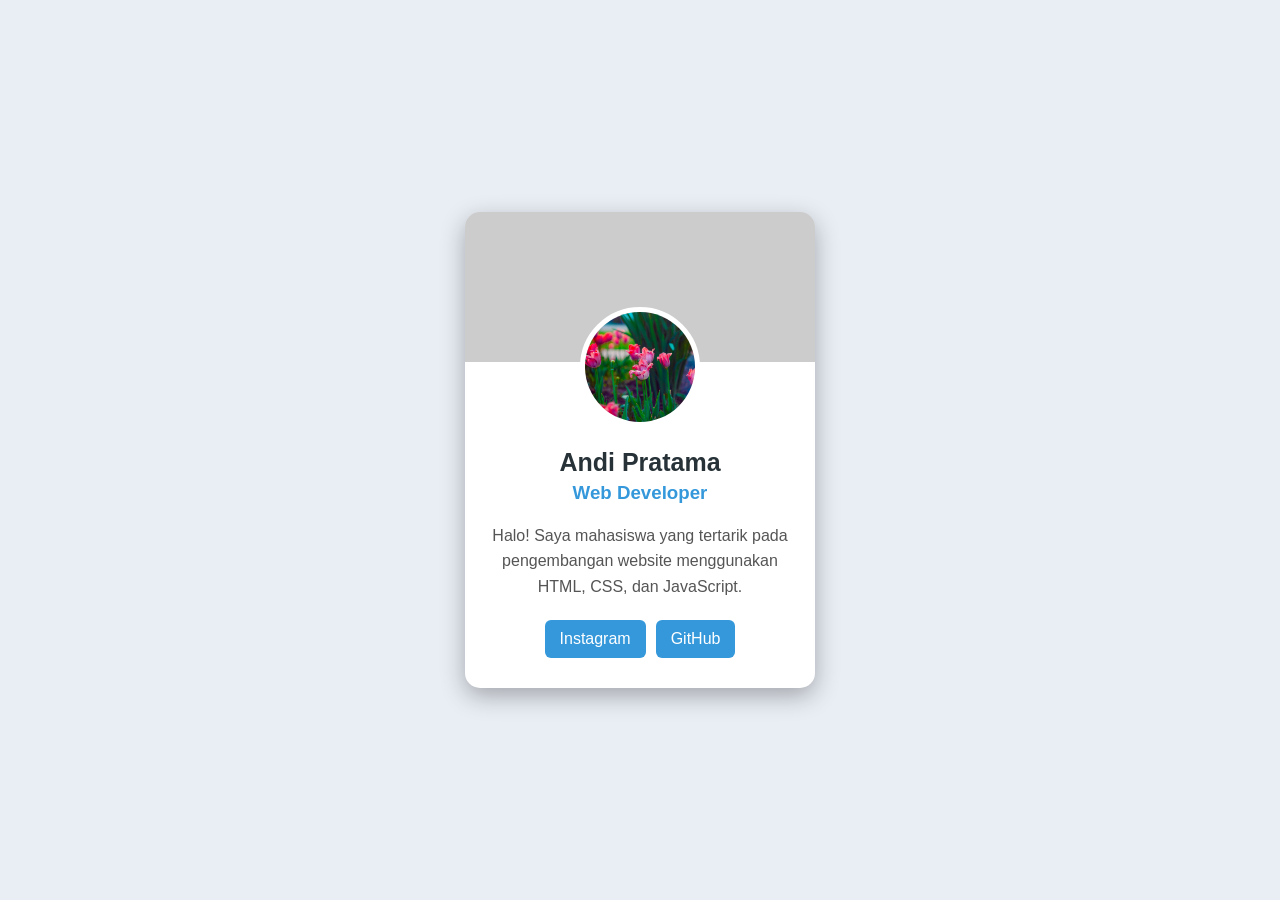
<file: index.html>
<!DOCTYPE html>
<html lang="id">
<head>
    <meta charset="UTF-8">
    <meta name="viewport" content="width=device-width, initial-scale=1.0">
    <title>Halaman Profil</title>
    <link rel="stylesheet" href="test.css">
</head>
<body>

    <div class="profile-card">
        <div class="profile-header"></div>

        <div class="profile-content">
            <img
                src="flowers.jpg"
                alt="Foto Profil"
                class="profile-picture"
            >

            <h1>Andi Pratama</h1>
            <h3>Web Developer</h3>

            <p>
                Halo! Saya mahasiswa yang tertarik pada
                pengembangan website menggunakan HTML,
                CSS, dan JavaScript.
            </p>

            <div class="social-links">
                <a href="https://instagram.com">Instagram</a>
                <a href="https://github.com">GitHub</a>
            </div>
        </div>
    </div>

</body>
</html>
</file>
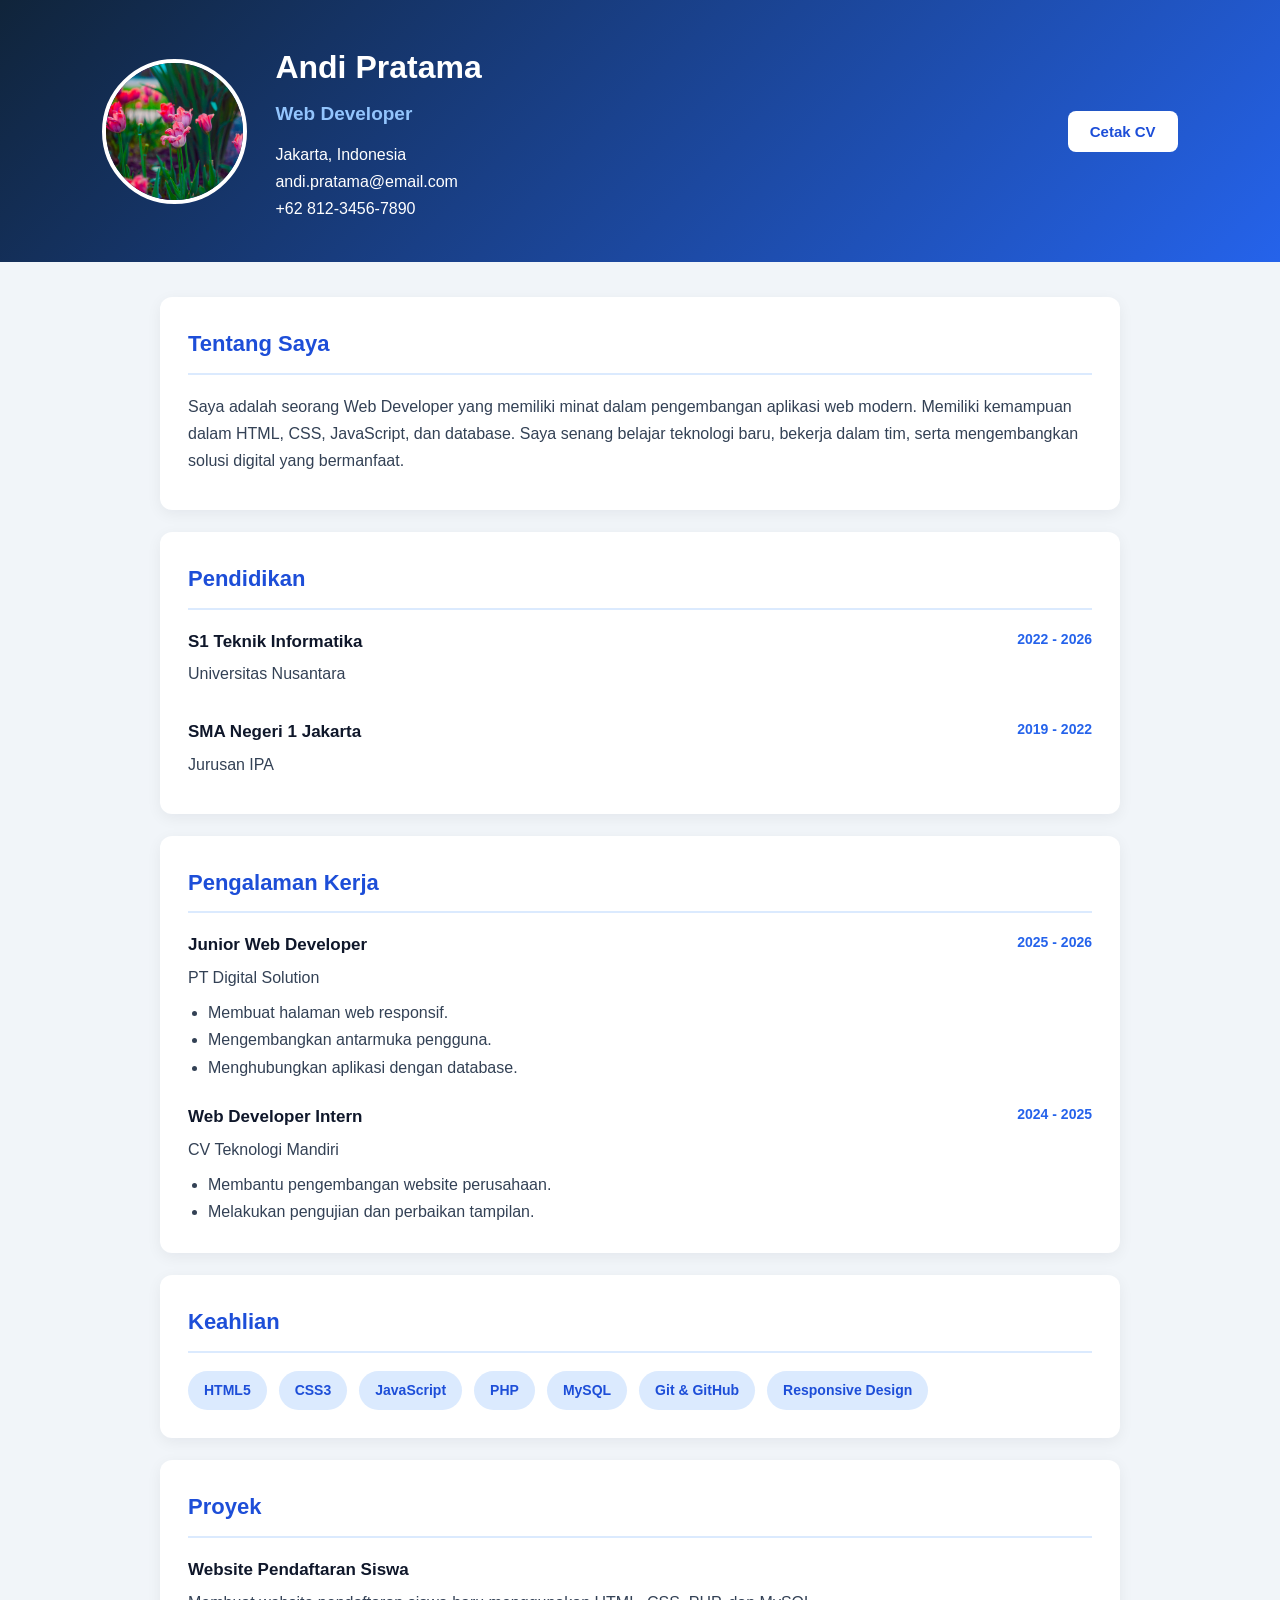
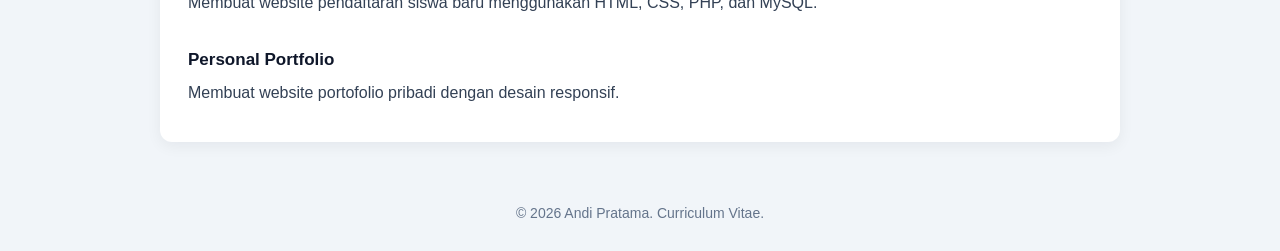
<file: cv.html>
<!DOCTYPE html>
<html lang="id">
<head>
    <meta charset="UTF-8">
    <meta name="viewport" content="width=device-width, initial-scale=1.0">
    <title>CV - Andi Pratama</title>
    <link rel="stylesheet" href="cv.css">
</head>
<body>

    <header class="hero">
        <div class="profile">
            <img src="flowers.jpg"
                 alt="Foto profil Andi Pratama"
                 class="profile-img">

            <div class="profile-info">
                <h1>Andi Pratama</h1>
                <p class="job-title">Web Developer</p>
                <p>Jakarta, Indonesia</p>
                <p>andi.pratama@email.com</p>
                <p>+62 812-3456-7890</p>
            </div>
        </div>

        <button class="print-btn" onclick="window.print()">
            Cetak CV
        </button>
    </header>

    <main class="container">

        <section class="card">
            <h2>Tentang Saya</h2>
            <p>
                Saya adalah seorang Web Developer yang memiliki minat
                dalam pengembangan aplikasi web modern. Memiliki
                kemampuan dalam HTML, CSS, JavaScript, dan database.
                Saya senang belajar teknologi baru, bekerja dalam tim,
                serta mengembangkan solusi digital yang bermanfaat.
            </p>
        </section>

        <section class="card">
            <h2>Pendidikan</h2>

            <article class="item">
                <div>
                    <h3>S1 Teknik Informatika</h3>
                    <p>Universitas Nusantara</p>
                </div>
                <span class="date">2022 - 2026</span>
            </article>

            <article class="item">
                <div>
                    <h3>SMA Negeri 1 Jakarta</h3>
                    <p>Jurusan IPA</p>
                </div>
                <span class="date">2019 - 2022</span>
            </article>
        </section>

        <section class="card">
            <h2>Pengalaman Kerja</h2>

            <article class="item">
                <div>
                    <h3>Junior Web Developer</h3>
                    <p>PT Digital Solution</p>
                    <ul>
                        <li>Membuat halaman web responsif.</li>
                        <li>Mengembangkan antarmuka pengguna.</li>
                        <li>Menghubungkan aplikasi dengan database.</li>
                    </ul>
                </div>
                <span class="date">2025 - 2026</span>
            </article>

            <article class="item">
                <div>
                    <h3>Web Developer Intern</h3>
                    <p>CV Teknologi Mandiri</p>
                    <ul>
                        <li>Membantu pengembangan website perusahaan.</li>
                        <li>Melakukan pengujian dan perbaikan tampilan.</li>
                    </ul>
                </div>
                <span class="date">2024 - 2025</span>
            </article>
        </section>

        <section class="card">
            <h2>Keahlian</h2>

            <div class="skills">
                <span>HTML5</span>
                <span>CSS3</span>
                <span>JavaScript</span>
                <span>PHP</span>
                <span>MySQL</span>
                <span>Git &amp; GitHub</span>
                <span>Responsive Design</span>
            </div>
        </section>

        <section class="card">
            <h2>Proyek</h2>

            <article class="item">
                <div>
                    <h3>Website Pendaftaran Siswa</h3>
                    <p>
                        Membuat website pendaftaran siswa baru
                        menggunakan HTML, CSS, PHP, dan MySQL.
                    </p>
                </div>
            </article>

            <article class="item">
                <div>
                    <h3>Personal Portfolio</h3>
                    <p>
                        Membuat website portofolio pribadi
                        dengan desain responsif.
                    </p>
                </div>
            </article>
        </section>

    </main>

    <footer>
        <p>&copy; 2026 Andi Pratama. Curriculum Vitae.</p>
    </footer>

</body>
</html>
</file>
<file: test.css>
/* Pengaturan halaman */
body {
    margin: 0;
    font-family: Arial, sans-serif;
    background-color: #e9eef5;

    /* Background image seluruh halaman */
    background-image: url(
        "https://images.unsplash.com/photo-1470770841072-f978cf4d019e"
    );
    background-size: cover;
    background-position: center;
    background-repeat: no-repeat;
    background-attachment: fixed;

    min-height: 100vh;
    display: flex;
    justify-content: center;
    align-items: center;
}

/* Kartu profil */
.profile-card {
    width: 350px;
    background: white;
    border-radius: 15px;
    overflow: hidden;
    text-align: center;
    box-shadow: 0 8px 25px rgba(0, 0, 0, 0.3);
}

/* Background image bagian atas profil */
.profile-header {
    height: 150px;
    background-image:
        linear-gradient(
            rgba(0, 0, 0, 0.2),
            rgba(0, 0, 0, 0.2)
        ),
        url("https://images.unsplash.com/photo-1500530855697-b586d89ba3ee");

    background-size: cover;
    background-position: center;
}

/* Isi profil */
.profile-content {
    padding: 0 25px 30px;
}

/* Foto profil */
.profile-picture {
    width: 110px;
    height: 110px;
    border-radius: 50%;
    object-fit: cover;
    border: 5px solid white;
    margin-top: -55px;
    position: relative;
}

/* Nama */
h1 {
    font-size: 25px;
    color: #263238;
    margin-bottom: 5px;
}

/* Pekerjaan */
h3 {
    color: #3498db;
    margin-top: 5px;
}

/* Deskripsi */
p {
    color: #555;
    line-height: 1.6;
}

/* Tombol sosial media */
.social-links {
    display: flex;
    justify-content: center;
    gap: 10px;
    margin-top: 20px;
}

.social-links a {
    text-decoration: none;
    background-color: #3498db;
    color: white;
    padding: 10px 15px;
    border-radius: 6px;
}

.social-links a:hover {
    background-color: #21618c;
}
</file>
<file: cv.css>
/* =========================
   RESET DAN DASAR
========================= */

* {
    margin: 0;
    padding: 0;
    box-sizing: border-box;
}

body {
    font-family: Arial, Helvetica, sans-serif;
    background: #f1f5f9;
    color: #334155;
    line-height: 1.7;
}

/* =========================
   HEADER / PROFIL
========================= */

.hero {
    background: linear-gradient(135deg, #10243a, #2563eb);
    color: white;
    padding: 40px 8%;
    display: flex;
    justify-content: space-between;
    align-items: center;
    gap: 24px;
}

.profile {
    display: flex;
    align-items: center;
    gap: 28px;
}

.profile-img {
    width: 145px;
    height: 145px;
    object-fit: cover;
    border-radius: 50%;
    border: 4px solid white;
}

.profile-info h1 {
    font-size: 32px;
    margin-bottom: 4px;
}

.job-title {
    color: #93c5fd;
    font-size: 19px;
    font-weight: bold;
    margin-bottom: 10px;
}

/* =========================
   TOMBOL CETAK
========================= */

.print-btn {
    padding: 12px 22px;
    background: white;
    color: #1d4ed8;
    border: none;
    border-radius: 8px;
    font-size: 15px;
    font-weight: bold;
    cursor: pointer;
    transition: 0.3s;
    flex-shrink: 0;
}

.print-btn:hover {
    background: #dbeafe;
    transform: translateY(-2px);
}

/* =========================
   KONTEN UTAMA
========================= */

.container {
    max-width: 1000px;
    margin: 35px auto;
    padding: 0 20px;
}

.card {
    background: white;
    padding: 28px;
    margin-bottom: 22px;
    border-radius: 12px;
    box-shadow: 0 4px 15px rgba(15, 23, 42, 0.06);
}

.card h2 {
    color: #1d4ed8;
    font-size: 22px;
    margin-bottom: 18px;
    padding-bottom: 10px;
    border-bottom: 2px solid #dbeafe;
}

.card h3 {
    color: #0f172a;
    font-size: 17px;
    margin-bottom: 4px;
}

.card p {
    margin-bottom: 8px;
}

/* =========================
   PENDIDIKAN & PENGALAMAN
========================= */

.item {
    display: flex;
    justify-content: space-between;
    align-items: flex-start;
    gap: 20px;
    margin-bottom: 22px;
}

.item:last-child {
    margin-bottom: 0;
}

.item ul {
    padding-left: 20px;
    margin-top: 8px;
}

.date {
    color: #2563eb;
    font-weight: bold;
    white-space: nowrap;
    font-size: 14px;
}

/* =========================
   KEAHLIAN
========================= */

.skills {
    display: flex;
    flex-wrap: wrap;
    gap: 12px;
}

.skills span {
    background: #dbeafe;
    color: #1d4ed8;
    padding: 8px 16px;
    border-radius: 20px;
    font-size: 14px;
    font-weight: bold;
}

/* =========================
   FOOTER
========================= */

footer {
    text-align: center;
    padding: 25px;
    color: #64748b;
    font-size: 14px;
}

/* =========================
   RESPONSIVE DESIGN
========================= */

@media screen and (max-width: 768px) {
    .hero {
        flex-direction: column;
        align-items: flex-start;
        padding: 30px 6%;
    }

    .profile {
        gap: 18px;
    }

    .profile-img {
        width: 110px;
        height: 110px;
    }

    .profile-info h1 {
        font-size: 25px;
    }

    .job-title {
        font-size: 17px;
    }

    .print-btn {
        width: 100%;
    }

    .container {
        margin: 20px auto;
        padding: 0 14px;
    }

    .card {
        padding: 20px;
    }

    .item {
        flex-direction: column;
        gap: 5px;
    }
}

@media screen and (max-width: 480px) {
    .profile {
        flex-direction: column;
        align-items: flex-start;
    }

    .profile-info h1 {
        font-size: 23px;
    }

    .card h2 {
        font-size: 20px;
    }

    .skills {
        gap: 8px;
    }

    .skills span {
        font-size: 13px;
        padding: 7px 12px;
    }
}

/* =========================
   CETAK CV
========================= */

@media print {
    body {
        background: white;
        color: #000;
        font-size: 11pt;
    }

    .hero {
        background: #10243a !important;
        color: white !important;
        padding: 20px;
        print-color-adjust: exact;
        -webkit-print-color-adjust: exact;
    }

    .print-btn {
        display: none;
    }

    .container {
        max-width: 100%;
        margin: 15px 0;
        padding: 0;
    }

    .card {
        box-shadow: none;
        border: 1px solid #ddd;
        padding: 18px;
        margin-bottom: 12px;
        break-inside: avoid;
    }

    footer {
        padding: 10px;
    }
}
</file>
